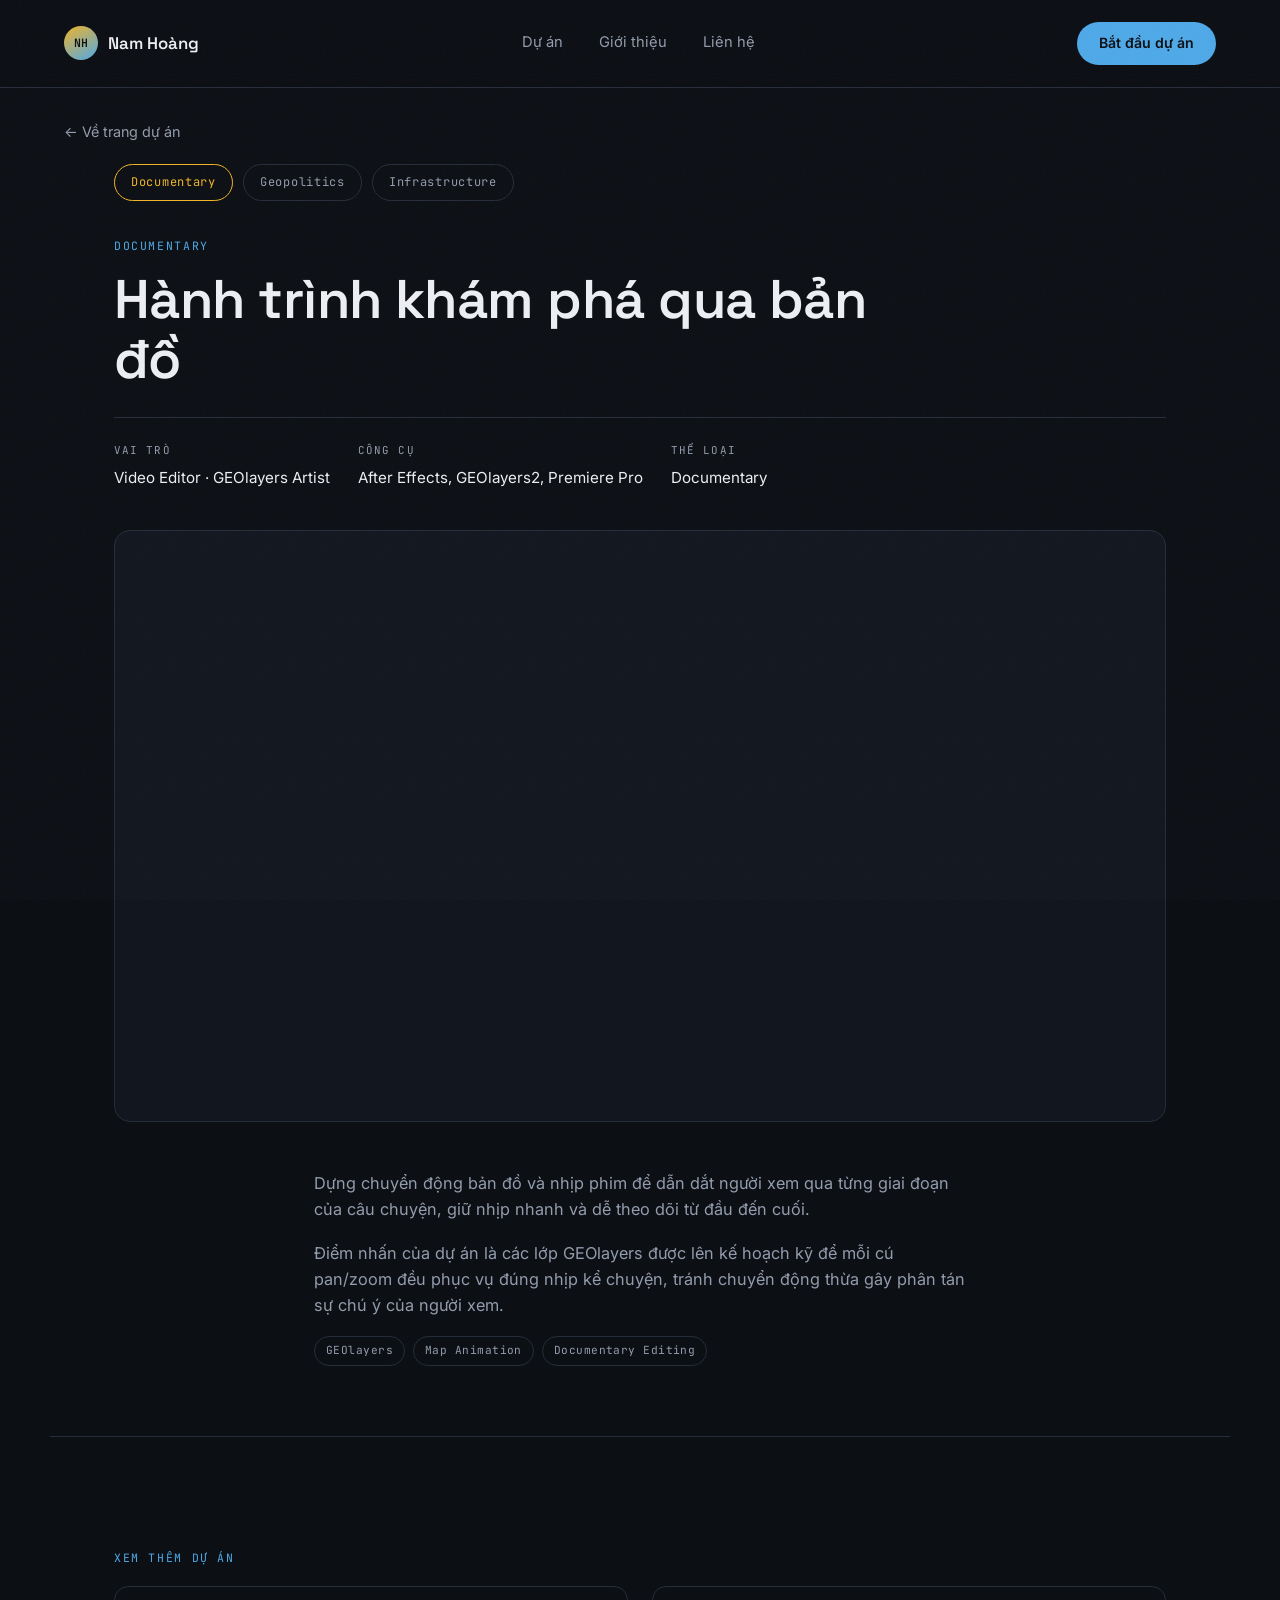
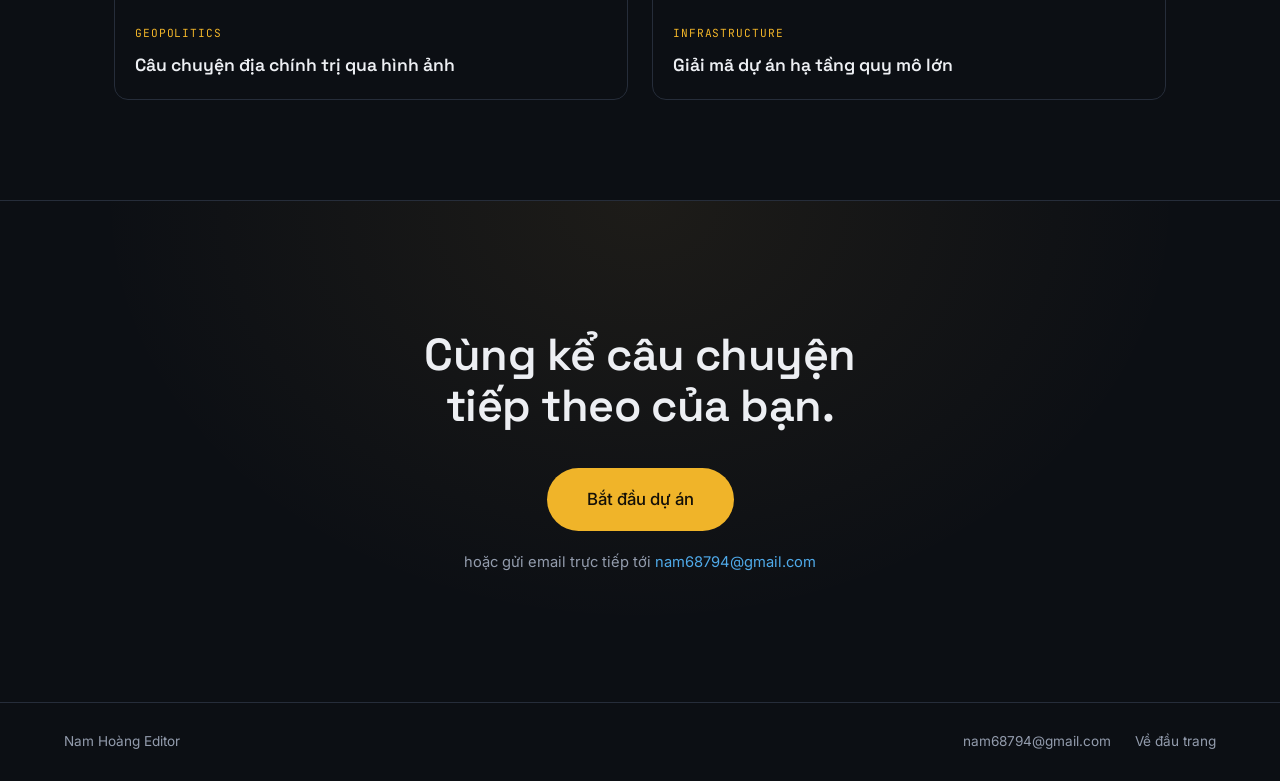
<file: documentary.html>
<!DOCTYPE html>
<html lang="vi">
<head>
<meta charset="UTF-8" />
<meta name="viewport" content="width=device-width, initial-scale=1" />
<!-- TODO: thay tiêu đề thật của video -->
<title>Hành trình khám phá qua bản đồ — Nam Hoàng</title>
<meta name="description" content="Case study dựng video Documentary — GEOlayers, map animation. Bởi Nam Hoàng." />

<link rel="preconnect" href="https://fonts.googleapis.com" />
<link rel="preconnect" href="https://fonts.gstatic.com" crossorigin />
<link href="https://fonts.googleapis.com/css2?family=Archivo+Black&family=Space+Grotesk:wght@400;500;600;700&family=Inter:wght@400;500;600&family=JetBrains+Mono:wght@400;500&display=swap" rel="stylesheet" />

<link rel="stylesheet" href="../style.css" />
</head>
<body>

<div class="grain"></div>

<header class="site-header" id="top">
  <a class="logo" href="../index.html">
    <span class="logo-mark">NH</span>
    <span class="logo-text">Nam Hoàng</span>
  </a>
  <nav class="nav">
    <a href="../index.html#work">Dự án</a>
    <a href="../index.html#about">Giới thiệu</a>
    <a href="../index.html#contact">Liên hệ</a>
  </nav>
  <a class="nav-cta" href="../index.html#contact">Bắt đầu dự án</a>
  <button class="nav-toggle" id="navToggle" aria-label="Mở menu" aria-expanded="false">
    <span></span><span></span><span></span>
  </button>
</header>

<div class="mobile-nav" id="mobileNav">
  <a href="../index.html#work">Dự án</a>
  <a href="../index.html#about">Giới thiệu</a>
  <a href="../index.html#contact">Liên hệ</a>
</div>

<a class="back-link" href="../index.html#work">← Về trang dự án</a>

<nav class="category-tabs" aria-label="Thể loại video">
  <a href="documentary.html" class="active">Documentary</a>
  <a href="geopolitics.html">Geopolitics</a>
  <a href="infrastructure.html">Infrastructure</a>
</nav>

<main>
  <section class="project-hero">
    <p class="eyebrow">Documentary</p>
    <!-- TODO: thay tiêu đề thật của video -->
    <h1>Hành trình khám phá qua bản đồ</h1>

    <div class="project-meta">
      <div><p>Vai trò</p><p>Video Editor · GEOlayers Artist</p></div>
      <div><p>Công cụ</p><p>After Effects, GEOlayers2, Premiere Pro</p></div>
      <div><p>Thể loại</p><p>Documentary</p></div>
    </div>
  </section>

  <div class="video-frame">
    <div class="ratio">
      <iframe src="https://www.youtube.com/embed/7155ccl2o2c" title="Documentary video" allow="accelerometer; autoplay; clipboard-write; encrypted-media; gyroscope; picture-in-picture" allowfullscreen loading="lazy"></iframe>
    </div>
  </div>

  <div class="project-body">
    <!-- TODO: thay mô tả thật, đây là nội dung tạm -->
    <p>Dựng chuyển động bản đồ và nhịp phim để dẫn dắt người xem qua từng giai đoạn của câu chuyện, giữ nhịp nhanh và dễ theo dõi từ đầu đến cuối.</p>
    <p>Điểm nhấn của dự án là các lớp GEOlayers được lên kế hoạch kỹ để mỗi cú pan/zoom đều phục vụ đúng nhịp kể chuyện, tránh chuyển động thừa gây phân tán sự chú ý của người xem.</p>
    <div class="chips"><span>GEOlayers</span><span>Map Animation</span><span>Documentary Editing</span></div>
  </div>

  <section class="project-nav">
    <p class="eyebrow">Xem thêm dự án</p>
    <div class="project-nav-grid">
      <a class="project-nav-card" href="geopolitics.html">
        <p class="tag">Geopolitics</p>
        <h3>Câu chuyện địa chính trị qua hình ảnh</h3>
      </a>
      <a class="project-nav-card" href="infrastructure.html">
        <p class="tag">Infrastructure</p>
        <h3>Giải mã dự án hạ tầng quy mô lớn</h3>
      </a>
    </div>
  </section>

  <section class="contact" id="contact">
    <h2>Cùng kể câu chuyện<br />tiếp theo của bạn.</h2>
    <a class="btn btn-primary btn-lg"
       href="mailto:nam68794@gmail.com?subject=Bắt%20đầu%20một%20dự%20án&body=Chào%20Nam%2C%0A%0AMình%20xem%20portfolio%20của%20bạn%20và%20muốn%20liên%20hệ.%0A%0AMình%20muốn%20trao%20đổi%20về%20một%20dự%20án.%0A%0AHẹn%20sớm%20nhận%20được%20phản%20hồi%20từ%20bạn%21">
      Bắt đầu dự án
    </a>
    <p class="or">hoặc gửi email trực tiếp tới <a href="mailto:nam68794@gmail.com">nam68794@gmail.com</a></p>
  </section>
</main>

<footer class="site-footer">
  <p>Nam Hoàng Editor</p>
  <div class="footer-links">
    <a href="mailto:nam68794@gmail.com">nam68794@gmail.com</a>
    <a href="#top">Về đầu trang</a>
  </div>
</footer>

<script src="../script.js"></script>
</body>
</html>
</file>
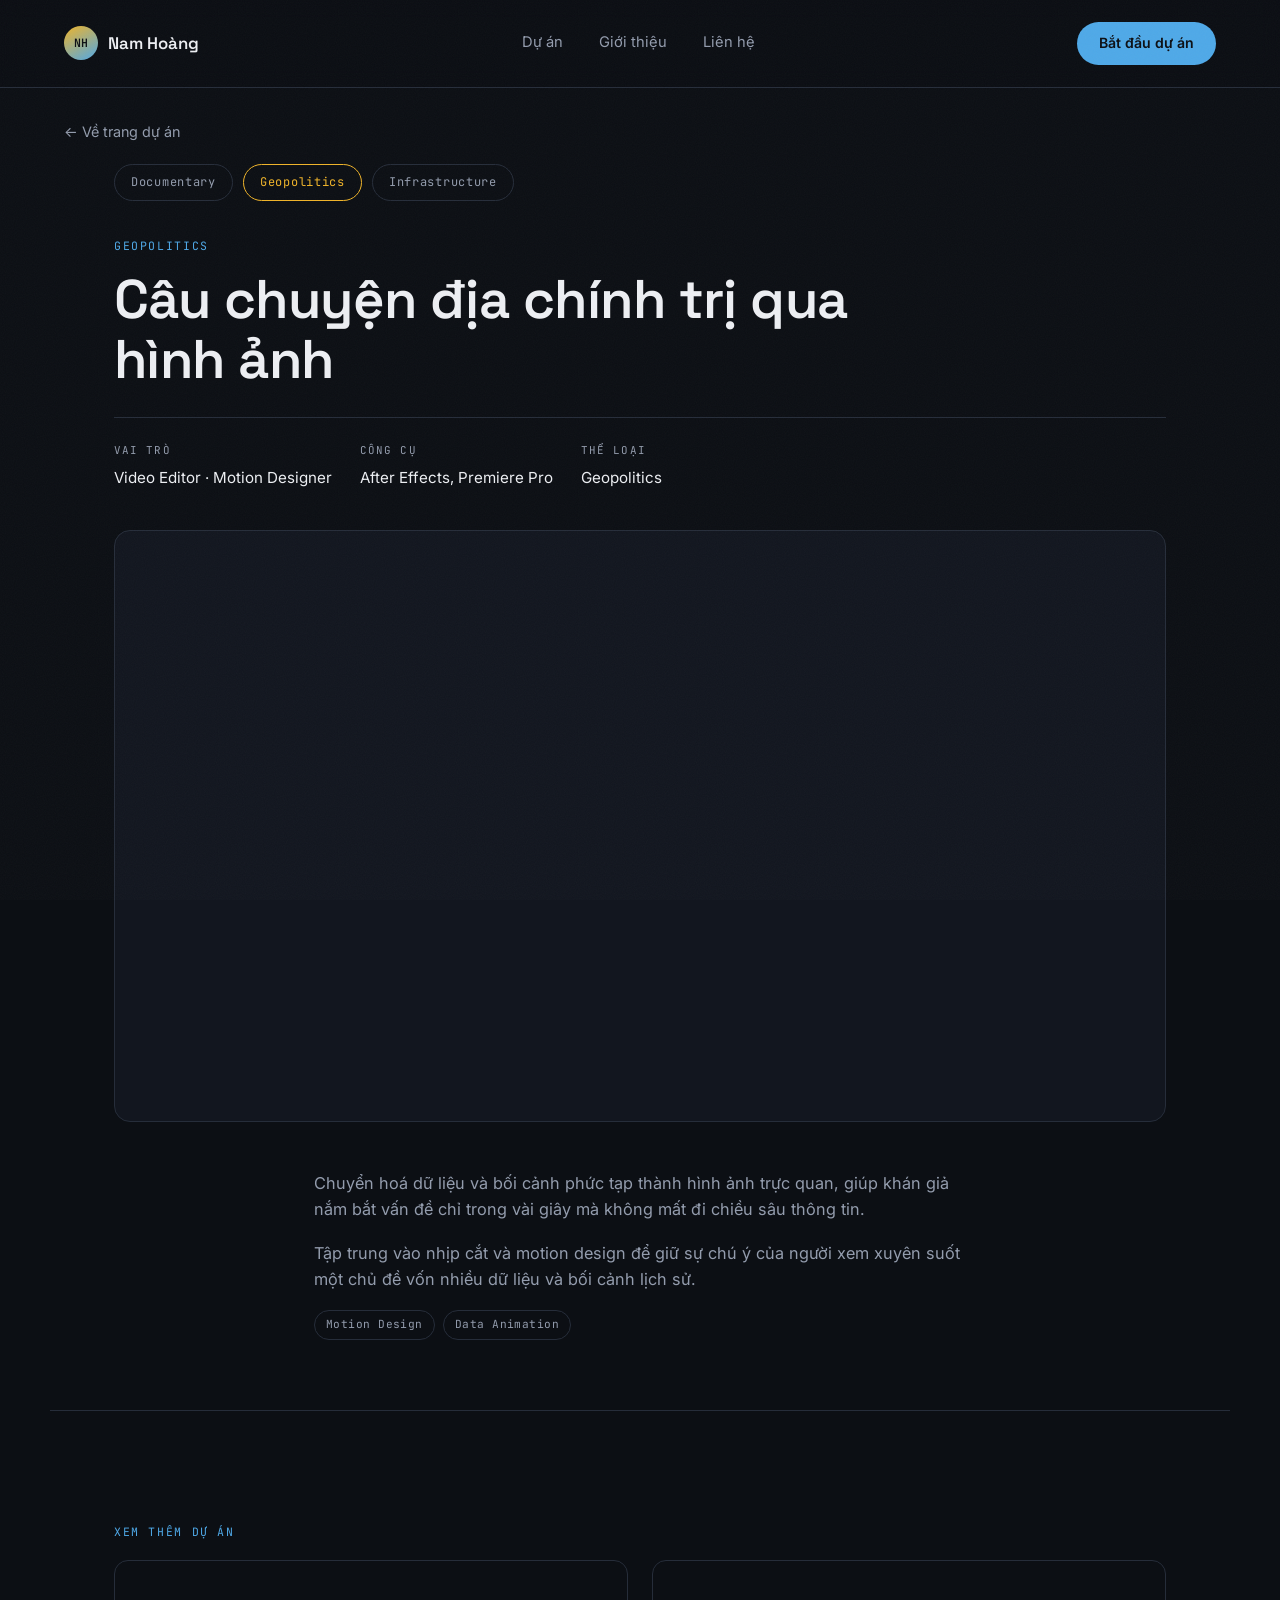
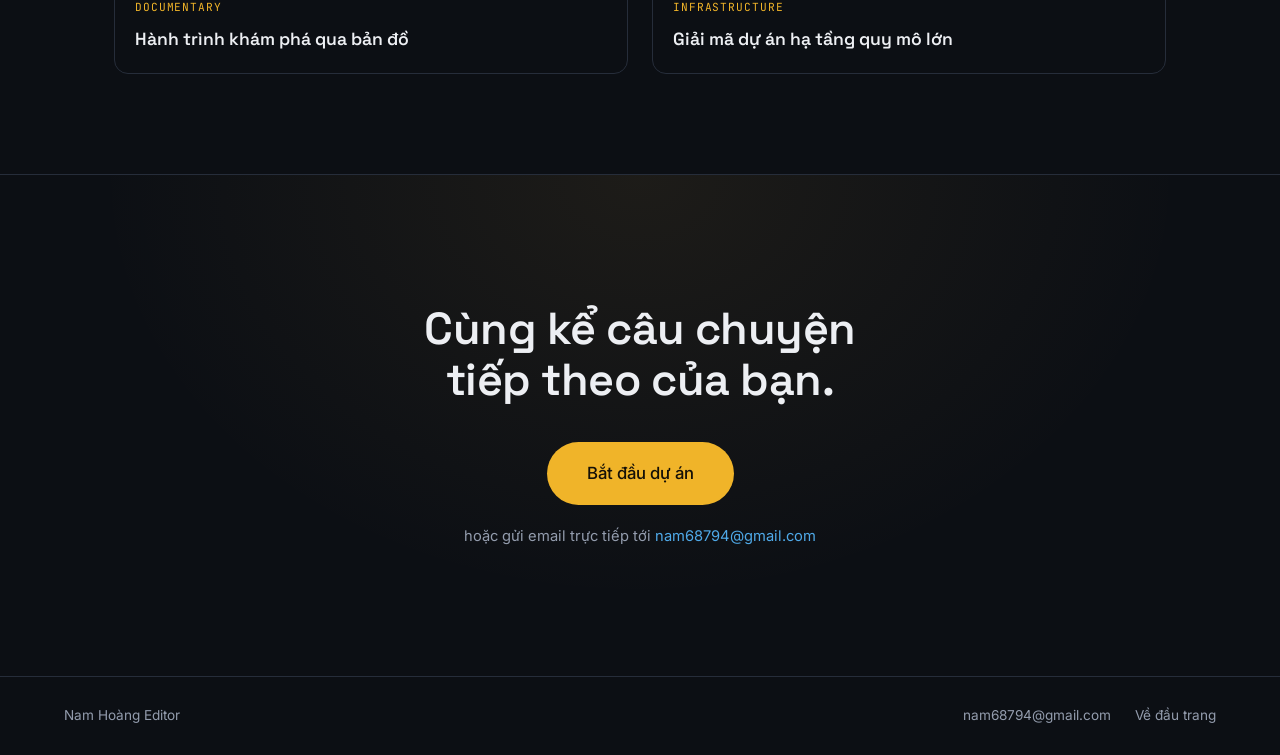
<file: geopolitics.html>
<!DOCTYPE html>
<html lang="vi">
<head>
<meta charset="UTF-8" />
<meta name="viewport" content="width=device-width, initial-scale=1" />
<!-- TODO: thay tiêu đề thật của video -->
<title>Câu chuyện địa chính trị qua hình ảnh — Nam Hoàng</title>
<meta name="description" content="Case study dựng video Geopolitics — motion design, data animation. Bởi Nam Hoàng." />

<link rel="preconnect" href="https://fonts.googleapis.com" />
<link rel="preconnect" href="https://fonts.gstatic.com" crossorigin />
<link href="https://fonts.googleapis.com/css2?family=Archivo+Black&family=Space+Grotesk:wght@400;500;600;700&family=Inter:wght@400;500;600&family=JetBrains+Mono:wght@400;500&display=swap" rel="stylesheet" />

<link rel="stylesheet" href="../style.css" />
</head>
<body>

<div class="grain"></div>

<header class="site-header" id="top">
  <a class="logo" href="../index.html">
    <span class="logo-mark">NH</span>
    <span class="logo-text">Nam Hoàng</span>
  </a>
  <nav class="nav">
    <a href="../index.html#work">Dự án</a>
    <a href="../index.html#about">Giới thiệu</a>
    <a href="../index.html#contact">Liên hệ</a>
  </nav>
  <a class="nav-cta" href="../index.html#contact">Bắt đầu dự án</a>
  <button class="nav-toggle" id="navToggle" aria-label="Mở menu" aria-expanded="false">
    <span></span><span></span><span></span>
  </button>
</header>

<div class="mobile-nav" id="mobileNav">
  <a href="../index.html#work">Dự án</a>
  <a href="../index.html#about">Giới thiệu</a>
  <a href="../index.html#contact">Liên hệ</a>
</div>

<a class="back-link" href="../index.html#work">← Về trang dự án</a>

<nav class="category-tabs" aria-label="Thể loại video">
  <a href="documentary.html">Documentary</a>
  <a href="geopolitics.html" class="active">Geopolitics</a>
  <a href="infrastructure.html">Infrastructure</a>
</nav>

<main>
  <section class="project-hero">
    <p class="eyebrow">Geopolitics</p>
    <!-- TODO: thay tiêu đề thật của video -->
    <h1>Câu chuyện địa chính trị qua hình ảnh</h1>

    <div class="project-meta">
      <div><p>Vai trò</p><p>Video Editor · Motion Designer</p></div>
      <div><p>Công cụ</p><p>After Effects, Premiere Pro</p></div>
      <div><p>Thể loại</p><p>Geopolitics</p></div>
    </div>
  </section>

  <div class="video-frame">
    <div class="ratio">
      <iframe src="https://www.youtube.com/embed/08Yq8hzsUkc" title="Geopolitics video" allow="accelerometer; autoplay; clipboard-write; encrypted-media; gyroscope; picture-in-picture" allowfullscreen loading="lazy"></iframe>
    </div>
  </div>

  <div class="project-body">
    <!-- TODO: thay mô tả thật, đây là nội dung tạm -->
    <p>Chuyển hoá dữ liệu và bối cảnh phức tạp thành hình ảnh trực quan, giúp khán giả nắm bắt vấn đề chỉ trong vài giây mà không mất đi chiều sâu thông tin.</p>
    <p>Tập trung vào nhịp cắt và motion design để giữ sự chú ý của người xem xuyên suốt một chủ đề vốn nhiều dữ liệu và bối cảnh lịch sử.</p>
    <div class="chips"><span>Motion Design</span><span>Data Animation</span></div>
  </div>

  <section class="project-nav">
    <p class="eyebrow">Xem thêm dự án</p>
    <div class="project-nav-grid">
      <a class="project-nav-card" href="documentary.html">
        <p class="tag">Documentary</p>
        <h3>Hành trình khám phá qua bản đồ</h3>
      </a>
      <a class="project-nav-card" href="infrastructure.html">
        <p class="tag">Infrastructure</p>
        <h3>Giải mã dự án hạ tầng quy mô lớn</h3>
      </a>
    </div>
  </section>

  <section class="contact" id="contact">
    <h2>Cùng kể câu chuyện<br />tiếp theo của bạn.</h2>
    <a class="btn btn-primary btn-lg"
       href="mailto:nam68794@gmail.com?subject=Bắt%20đầu%20một%20dự%20án&body=Chào%20Nam%2C%0A%0AMình%20xem%20portfolio%20của%20bạn%20và%20muốn%20liên%20hệ.%0A%0AMình%20muốn%20trao%20đổi%20về%20một%20dự%20án.%0A%0AHẹn%20sớm%20nhận%20được%20phản%20hồi%20từ%20bạn%21">
      Bắt đầu dự án
    </a>
    <p class="or">hoặc gửi email trực tiếp tới <a href="mailto:nam68794@gmail.com">nam68794@gmail.com</a></p>
  </section>
</main>

<footer class="site-footer">
  <p>Nam Hoàng Editor</p>
  <div class="footer-links">
    <a href="mailto:nam68794@gmail.com">nam68794@gmail.com</a>
    <a href="#top">Về đầu trang</a>
  </div>
</footer>

<script src="../script.js"></script>
</body>
</html>
</file>
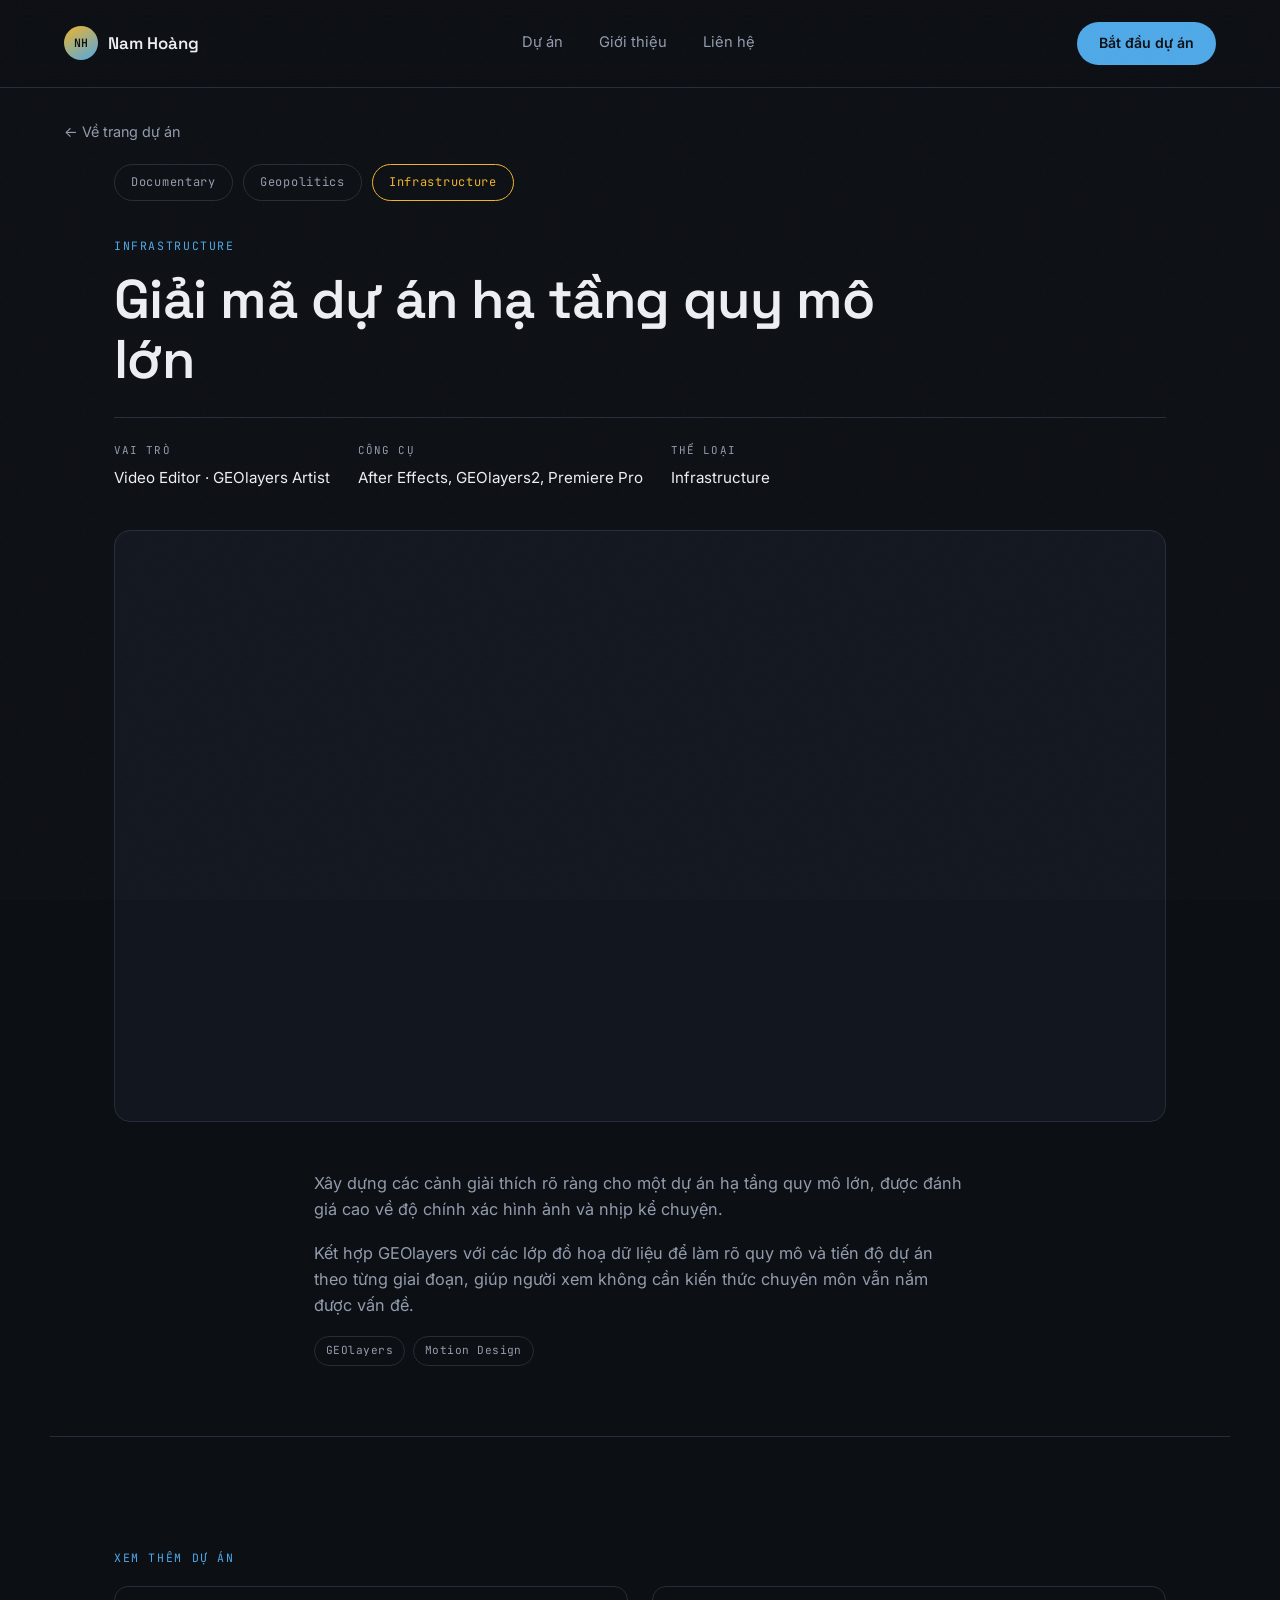
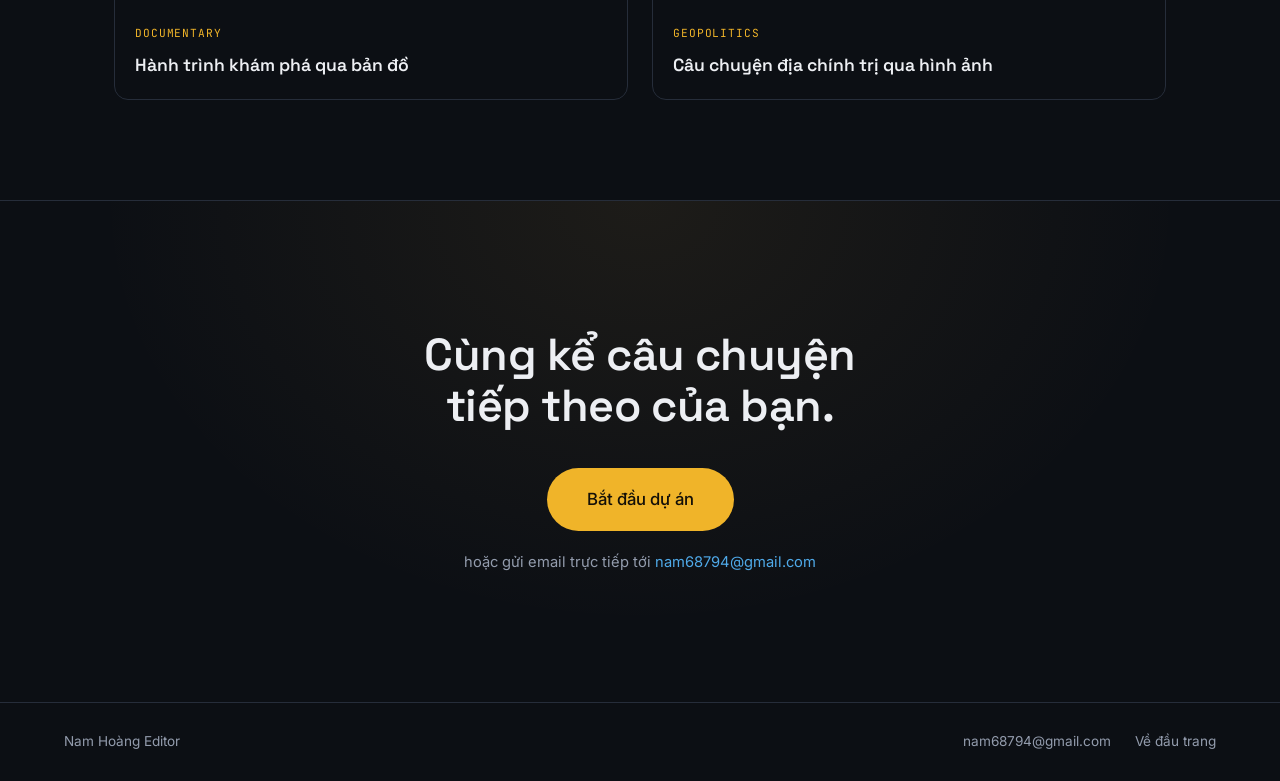
<file: infrastructure.html>
<!DOCTYPE html>
<html lang="vi">
<head>
<meta charset="UTF-8" />
<meta name="viewport" content="width=device-width, initial-scale=1" />
<!-- TODO: thay tiêu đề thật của video -->
<title>Giải mã dự án hạ tầng quy mô lớn — Nam Hoàng</title>
<meta name="description" content="Case study dựng video Infrastructure — GEOlayers, motion design. Bởi Nam Hoàng." />

<link rel="preconnect" href="https://fonts.googleapis.com" />
<link rel="preconnect" href="https://fonts.gstatic.com" crossorigin />
<link href="https://fonts.googleapis.com/css2?family=Archivo+Black&family=Space+Grotesk:wght@400;500;600;700&family=Inter:wght@400;500;600&family=JetBrains+Mono:wght@400;500&display=swap" rel="stylesheet" />

<link rel="stylesheet" href="../style.css" />
</head>
<body>

<div class="grain"></div>

<header class="site-header" id="top">
  <a class="logo" href="../index.html">
    <span class="logo-mark">NH</span>
    <span class="logo-text">Nam Hoàng</span>
  </a>
  <nav class="nav">
    <a href="../index.html#work">Dự án</a>
    <a href="../index.html#about">Giới thiệu</a>
    <a href="../index.html#contact">Liên hệ</a>
  </nav>
  <a class="nav-cta" href="../index.html#contact">Bắt đầu dự án</a>
  <button class="nav-toggle" id="navToggle" aria-label="Mở menu" aria-expanded="false">
    <span></span><span></span><span></span>
  </button>
</header>

<div class="mobile-nav" id="mobileNav">
  <a href="../index.html#work">Dự án</a>
  <a href="../index.html#about">Giới thiệu</a>
  <a href="../index.html#contact">Liên hệ</a>
</div>

<a class="back-link" href="../index.html#work">← Về trang dự án</a>

<nav class="category-tabs" aria-label="Thể loại video">
  <a href="documentary.html">Documentary</a>
  <a href="geopolitics.html">Geopolitics</a>
  <a href="infrastructure.html" class="active">Infrastructure</a>
</nav>

<main>
  <section class="project-hero">
    <p class="eyebrow">Infrastructure</p>
    <!-- TODO: thay tiêu đề thật của video -->
    <h1>Giải mã dự án hạ tầng quy mô lớn</h1>

    <div class="project-meta">
      <div><p>Vai trò</p><p>Video Editor · GEOlayers Artist</p></div>
      <div><p>Công cụ</p><p>After Effects, GEOlayers2, Premiere Pro</p></div>
      <div><p>Thể loại</p><p>Infrastructure</p></div>
    </div>
  </section>

  <div class="video-frame">
    <div class="ratio">
      <iframe src="https://www.youtube.com/embed/BbW5HUspGjY" title="Infrastructure video" allow="accelerometer; autoplay; clipboard-write; encrypted-media; gyroscope; picture-in-picture" allowfullscreen loading="lazy"></iframe>
    </div>
  </div>

  <div class="project-body">
    <!-- TODO: thay mô tả thật, đây là nội dung tạm -->
    <p>Xây dựng các cảnh giải thích rõ ràng cho một dự án hạ tầng quy mô lớn, được đánh giá cao về độ chính xác hình ảnh và nhịp kể chuyện.</p>
    <p>Kết hợp GEOlayers với các lớp đồ hoạ dữ liệu để làm rõ quy mô và tiến độ dự án theo từng giai đoạn, giúp người xem không cần kiến thức chuyên môn vẫn nắm được vấn đề.</p>
    <div class="chips"><span>GEOlayers</span><span>Motion Design</span></div>
  </div>

  <section class="project-nav">
    <p class="eyebrow">Xem thêm dự án</p>
    <div class="project-nav-grid">
      <a class="project-nav-card" href="documentary.html">
        <p class="tag">Documentary</p>
        <h3>Hành trình khám phá qua bản đồ</h3>
      </a>
      <a class="project-nav-card" href="geopolitics.html">
        <p class="tag">Geopolitics</p>
        <h3>Câu chuyện địa chính trị qua hình ảnh</h3>
      </a>
    </div>
  </section>

  <section class="contact" id="contact">
    <h2>Cùng kể câu chuyện<br />tiếp theo của bạn.</h2>
    <a class="btn btn-primary btn-lg"
       href="mailto:nam68794@gmail.com?subject=Bắt%20đầu%20một%20dự%20án&body=Chào%20Nam%2C%0A%0AMình%20xem%20portfolio%20của%20bạn%20và%20muốn%20liên%20hệ.%0A%0AMình%20muốn%20trao%20đổi%20về%20một%20dự%20án.%0A%0AHẹn%20sớm%20nhận%20được%20phản%20hồi%20từ%20bạn%21">
      Bắt đầu dự án
    </a>
    <p class="or">hoặc gửi email trực tiếp tới <a href="mailto:nam68794@gmail.com">nam68794@gmail.com</a></p>
  </section>
</main>

<footer class="site-footer">
  <p>Nam Hoàng Editor</p>
  <div class="footer-links">
    <a href="mailto:nam68794@gmail.com">nam68794@gmail.com</a>
    <a href="#top">Về đầu trang</a>
  </div>
</footer>

<script src="../script.js"></script>
</body>
</html>
</file>
<file: style.css>
/* ============ TOKENS ============ */
:root{
  --bg: #0C0F14;
  --surface: #12161F;
  --surface-2: #1B212C;
  --line: #262D3A;
  --text: #EDEFF3;
  --text-muted: #939CAD;
  --accent: #F0B429;
  --accent-2: #4FA9E8;

  --font-hero: 'Archivo Black', sans-serif;
  --font-display: 'Space Grotesk', sans-serif;
  --font-body: 'Inter', sans-serif;
  --font-mono: 'JetBrains Mono', monospace;

  --container: 1180px;
}

*{ box-sizing: border-box; margin:0; padding:0; }
html{ scroll-behavior: smooth; }

body{
  background: var(--bg);
  color: var(--text);
  font-family: var(--font-body);
  line-height: 1.6;
  -webkit-font-smoothing: antialiased;
  overflow-x: hidden;
}

a{ color: inherit; text-decoration: none; }
ul{ list-style: none; }
img{ max-width: 100%; display:block; }

@media (prefers-reduced-motion: reduce){
  *{ animation-duration: 0.01ms !important; animation-iteration-count: 1 !important; transition-duration: 0.01ms !important; scroll-behavior: auto !important; }
}

:focus-visible{
  outline: 2px solid var(--accent-2);
  outline-offset: 3px;
}

.grain{
  position: fixed; inset:0; pointer-events:none; z-index: 999;
  opacity: 0.035;
  background-image: url("data:image/svg+xml,%3Csvg xmlns='http://www.w3.org/2000/svg' width='120' height='120'%3E%3Cfilter id='n'%3E%3CfeTurbulence type='fractalNoise' baseFrequency='0.9' numOctaves='2' stitchTiles='stitch'/%3E%3C/filter%3E%3Crect width='100%25' height='100%25' filter='url(%23n)'/%3E%3C/svg%3E");
}

.eyebrow{
  font-family: var(--font-mono);
  font-size: 0.72rem;
  letter-spacing: 0.14em;
  text-transform: uppercase;
  color: var(--accent-2);
  margin-bottom: 14px;
}

/* ============ HEADER ============ */
.site-header{
  position: sticky; top:0; z-index: 100;
  display:flex; align-items:center; justify-content:space-between;
  padding: 22px clamp(20px, 5vw, 64px);
  background: rgba(12,15,20,0.72);
  backdrop-filter: blur(10px);
  border-bottom: 1px solid var(--line);
}
.logo{ display:flex; align-items:center; gap:10px; font-family: var(--font-display); font-weight:600; font-size:1.05rem; }
.logo-mark{
  width:34px; height:34px; border-radius:50%;
  background: linear-gradient(150deg, var(--accent), var(--accent-2));
  display:flex; align-items:center; justify-content:center;
  font-family: var(--font-mono); font-size:0.72rem; font-weight:600; color:#0C0F14;
}
.nav{ display:flex; gap:36px; }
.nav a{ font-size:0.92rem; color: var(--text-muted); transition: color .2s; }
.nav a:hover{ color: var(--text); }
.nav-cta{
  background: var(--accent-2); color:#0C0F14; padding:10px 22px; border-radius:999px;
  font-size:0.88rem; font-weight:600; transition: transform .2s, box-shadow .2s;
}
.nav-cta:hover{ transform: translateY(-2px); box-shadow: 0 10px 24px -10px rgba(79,169,232,0.6); }
.nav-toggle{ display:none; flex-direction:column; gap:5px; background:none; border:none; cursor:pointer; padding:6px; }
.nav-toggle span{ width:22px; height:2px; background: var(--text); display:block; }

.mobile-nav{
  display:none; flex-direction:column; position: fixed; top:73px; left:0; right:0; z-index:99;
  background: var(--surface); border-bottom:1px solid var(--line);
  padding: 10px 24px 24px;
}
.mobile-nav a{ padding:14px 0; border-bottom:1px solid var(--line); color: var(--text-muted); }
.mobile-nav.open{ display:flex; }

/* ============ HERO ============ */
.hero{
  position: relative;
  display:grid; grid-template-columns: 1.1fr 0.9fr; align-items:center; gap:40px;
  padding: clamp(60px, 10vw, 120px) clamp(20px, 5vw, 64px) clamp(80px, 8vw, 120px);
  max-width: 1400px; margin: 0 auto;
}
.hero-title{
  font-family: var(--font-hero);
  text-transform: uppercase;
  font-size: clamp(2.8rem, 6.4vw, 5.4rem);
  line-height: 0.98;
  letter-spacing: -0.01em;
}
.hero-title .line{ display:block; }
.hero-title .accent{ color: var(--accent); }
.hero-sub{
  margin-top: 22px; max-width: 480px;
  color: var(--text-muted); font-size: 1.05rem;
}
.hero-actions{ display:flex; gap:16px; margin-top: 36px; flex-wrap: wrap; }

.btn{
  display:inline-flex; align-items:center; gap:8px;
  padding: 14px 28px; border-radius: 999px; font-size: 0.95rem; font-weight:500;
  transition: transform .2s ease, box-shadow .2s ease, background .2s ease, border-color .2s ease;
}
.btn-primary{ background: var(--accent); color:#141008; }
.btn-primary:hover{ transform: translateY(-2px); box-shadow: 0 10px 30px -10px rgba(232,178,77,0.5); }
.btn-ghost{ border:1px solid var(--line); color: var(--text); }
.btn-ghost:hover{ border-color: var(--accent-2); color: var(--accent-2); }
.btn-ghost .arrow{ transition: transform .2s; }
.btn-ghost:hover .arrow{ transform: translateX(4px); }
.btn-lg{ padding: 18px 40px; font-size: 1.05rem; }

.hero-visual{ position:relative; display:flex; flex-direction:column; align-items:center; }
#globeCanvas{ width: 100%; max-width: 460px; aspect-ratio: 1/1; }
.coord-tag{
  margin-top: 18px; font-family: var(--font-mono); font-size: 0.72rem;
  letter-spacing: 0.16em; color: var(--text-muted);
}

/* ============ SECTION HEAD ============ */
.section-head{ max-width: var(--container); margin: 0 auto; padding: 0 clamp(20px,5vw,64px); }
.section-head h2, .about h2, .contact h2{
  font-family: var(--font-display); font-weight:600;
  font-size: clamp(1.9rem, 4vw, 2.8rem); letter-spacing: -0.01em;
}

/* ============ WORK ============ */
.work{ padding: 40px 0 clamp(80px, 8vw, 120px); border-top: 1px solid var(--line); }
.work-grid{
  max-width: var(--container); margin: 44px auto 0;
  padding: 0 clamp(20px,5vw,64px);
  display:grid; grid-template-columns: repeat(3, 1fr); gap: 28px;
}
.work-card{
  background: var(--surface); border:1px solid var(--line); border-radius: 16px;
  padding: 16px; display:flex; flex-direction:column;
  transition: transform .25s ease, border-color .25s ease;
}
.work-card:hover{ transform: translateY(-6px); border-color: var(--accent-2); }
.thumb{ position:relative; border-radius:10px; overflow:hidden; aspect-ratio: 16/9; background: var(--surface-2); }
.thumb img{ width:100%; height:100%; object-fit:cover; transition: transform .4s ease; }
.work-card:hover .thumb img{ transform: scale(1.06); }
.play{
  position:absolute; inset:0; display:flex; align-items:center; justify-content:center;
  font-size: 1.1rem; color:#fff; background: rgba(12,15,20,0.25);
  opacity:0; transition: opacity .25s ease;
}
.work-card:hover .play{ opacity:1; }
.tag{ font-family: var(--font-mono); font-size:0.72rem; letter-spacing:.1em; text-transform:uppercase; color: var(--accent); margin-top:18px; }
.work-card h3{ font-family: var(--font-display); font-weight:600; font-size:1.28rem; margin-top:8px; line-height:1.3; }
.work-card .desc{ color: var(--text-muted); font-size:0.92rem; margin-top:10px; flex:1; }
.chips{ display:flex; flex-wrap:wrap; gap:8px; margin-top:16px; }
.chips span{
  font-family: var(--font-mono); font-size: 0.7rem; letter-spacing:.04em;
  border:1px solid var(--line); color: var(--text-muted);
  padding: 5px 11px; border-radius:999px;
}

/* ============ ABOUT ============ */
.about{
  max-width: var(--container); margin: 0 auto; padding: clamp(60px,8vw,110px) clamp(20px,5vw,64px);
  display:grid; grid-template-columns: 0.8fr 1.2fr; gap: 60px; align-items:center;
  border-top: 1px solid var(--line);
}
.photo-frame{
  aspect-ratio: 4/5; border-radius: 20px;
  background: linear-gradient(160deg, var(--surface-2), var(--surface));
  border: 1px solid var(--line);
  display:flex; align-items:center; justify-content:center;
  font-family: var(--font-display); font-weight:600; font-size: 4rem; color: var(--accent);
}
.about-copy p{ color: var(--text-muted); margin-top:20px; max-width: 560px; }
.about-copy .chips{ margin-top: 26px; }
.available{
  margin-top: 26px; display:flex; align-items:center; gap:9px;
  font-family: var(--font-mono); font-size: 0.8rem; color: var(--text);
}
.dot{ width:8px; height:8px; border-radius:50%; background:#4CD97B; box-shadow: 0 0 0 4px rgba(76,217,123,0.15); }

/* ============ CONTACT ============ */
.contact{
  text-align:center; padding: clamp(90px,10vw,140px) 24px;
  border-top: 1px solid var(--line);
  background: radial-gradient(ellipse at 50% 0%, rgba(232,178,77,0.08), transparent 60%);
}
.contact h2{ line-height:1.15; }
.contact .btn{ margin-top: 36px; }
.contact .or{ margin-top: 20px; color: var(--text-muted); font-size:0.92rem; }
.contact .or a{ color: var(--accent-2); }

/* ============ FOOTER ============ */
.site-footer{
  display:flex; align-items:center; justify-content:space-between;
  padding: 28px clamp(20px,5vw,64px); border-top:1px solid var(--line);
  font-size: 0.85rem; color: var(--text-muted);
}
.footer-links{ display:flex; gap:24px; }
.footer-links a:hover{ color: var(--text); }

/* ============ PROJECT DETAIL PAGE ============ */
.back-link{
  display:inline-flex; align-items:center; gap:8px;
  max-width: var(--container); margin: 32px auto 0; padding: 0 clamp(20px,5vw,64px);
  color: var(--text-muted); font-size: 0.9rem; transition: color .2s;
}
.back-link:hover{ color: var(--accent-2); }

.category-tabs{
  display:flex; gap:10px; flex-wrap:wrap;
  max-width: var(--container); margin: 20px auto 0; padding: 0 clamp(20px,5vw,64px);
}
.category-tabs a{
  font-family: var(--font-mono); font-size: 0.75rem; letter-spacing:.06em;
  border:1px solid var(--line); color: var(--text-muted);
  padding: 8px 16px; border-radius: 999px; transition: border-color .2s, color .2s;
}
.category-tabs a:hover{ border-color: var(--accent-2); color: var(--text); }
.category-tabs a.active{ border-color: var(--accent); color: var(--accent); }

.project-hero{
  max-width: var(--container); margin: 0 auto; padding: 36px clamp(20px,5vw,64px) 0;
}
.project-hero h1{
  font-family: var(--font-display); font-weight:600;
  font-size: clamp(2.2rem, 5vw, 3.4rem); letter-spacing:-0.01em; line-height:1.1; max-width: 780px;
}
.project-meta{
  display:flex; flex-wrap:wrap; gap: 28px; margin-top: 28px;
  padding-top: 24px; border-top: 1px solid var(--line);
}
.project-meta div p:first-child{
  font-family: var(--font-mono); font-size: 0.68rem; letter-spacing:.1em; text-transform:uppercase;
  color: var(--text-muted); margin-bottom:6px;
}
.project-meta div p:last-child{ font-size: 0.95rem; }

.video-frame{
  max-width: var(--container); margin: 40px auto 0; padding: 0 clamp(20px,5vw,64px);
}
.video-frame .ratio{
  position:relative; aspect-ratio:16/9; border-radius:16px; overflow:hidden;
  border:1px solid var(--line); background: var(--surface);
}
.video-frame iframe{ position:absolute; inset:0; width:100%; height:100%; border:0; }

.project-body{
  max-width: 780px; margin: 0 auto; padding: 48px clamp(20px,5vw,64px) 0;
}
.project-body p{ color: var(--text-muted); margin-bottom: 18px; font-size: 1.02rem; }
.project-body .chips{ margin-top: 8px; }

.project-nav{
  max-width: var(--container); margin: 0 auto; padding: 80px clamp(20px,5vw,64px) 100px;
  border-top: 1px solid var(--line); margin-top: 70px;
}
.project-nav p.eyebrow{ margin-top: 32px; }
.project-nav-grid{
  display:grid; grid-template-columns: repeat(2, 1fr); gap: 24px; margin-top: 18px;
}
.project-nav-card{
  border:1px solid var(--line); border-radius:14px; padding:20px;
  transition: border-color .2s, transform .2s;
}
.project-nav-card:hover{ border-color: var(--accent-2); transform: translateY(-4px); }
.project-nav-card p.tag{ font-family: var(--font-mono); font-size:0.7rem; color: var(--accent); text-transform:uppercase; letter-spacing:.08em; }
.project-nav-card h3{ font-family: var(--font-display); font-weight:600; font-size:1.1rem; margin-top:8px; }

/* ============ RESPONSIVE ============ */
@media (max-width: 900px){
  .nav, .nav-cta{ display:none; }
  .nav-toggle{ display:flex; }
  .hero{ grid-template-columns: 1fr; text-align:left; }
  .hero-visual{ margin-top: 20px; }
  .work-grid{ grid-template-columns: 1fr; }
  .about{ grid-template-columns: 1fr; }
  .photo-frame{ max-width: 260px; }
  .site-footer{ flex-direction:column; gap:12px; text-align:center; }
  .project-nav-grid{ grid-template-columns: 1fr; }
}
</file>
